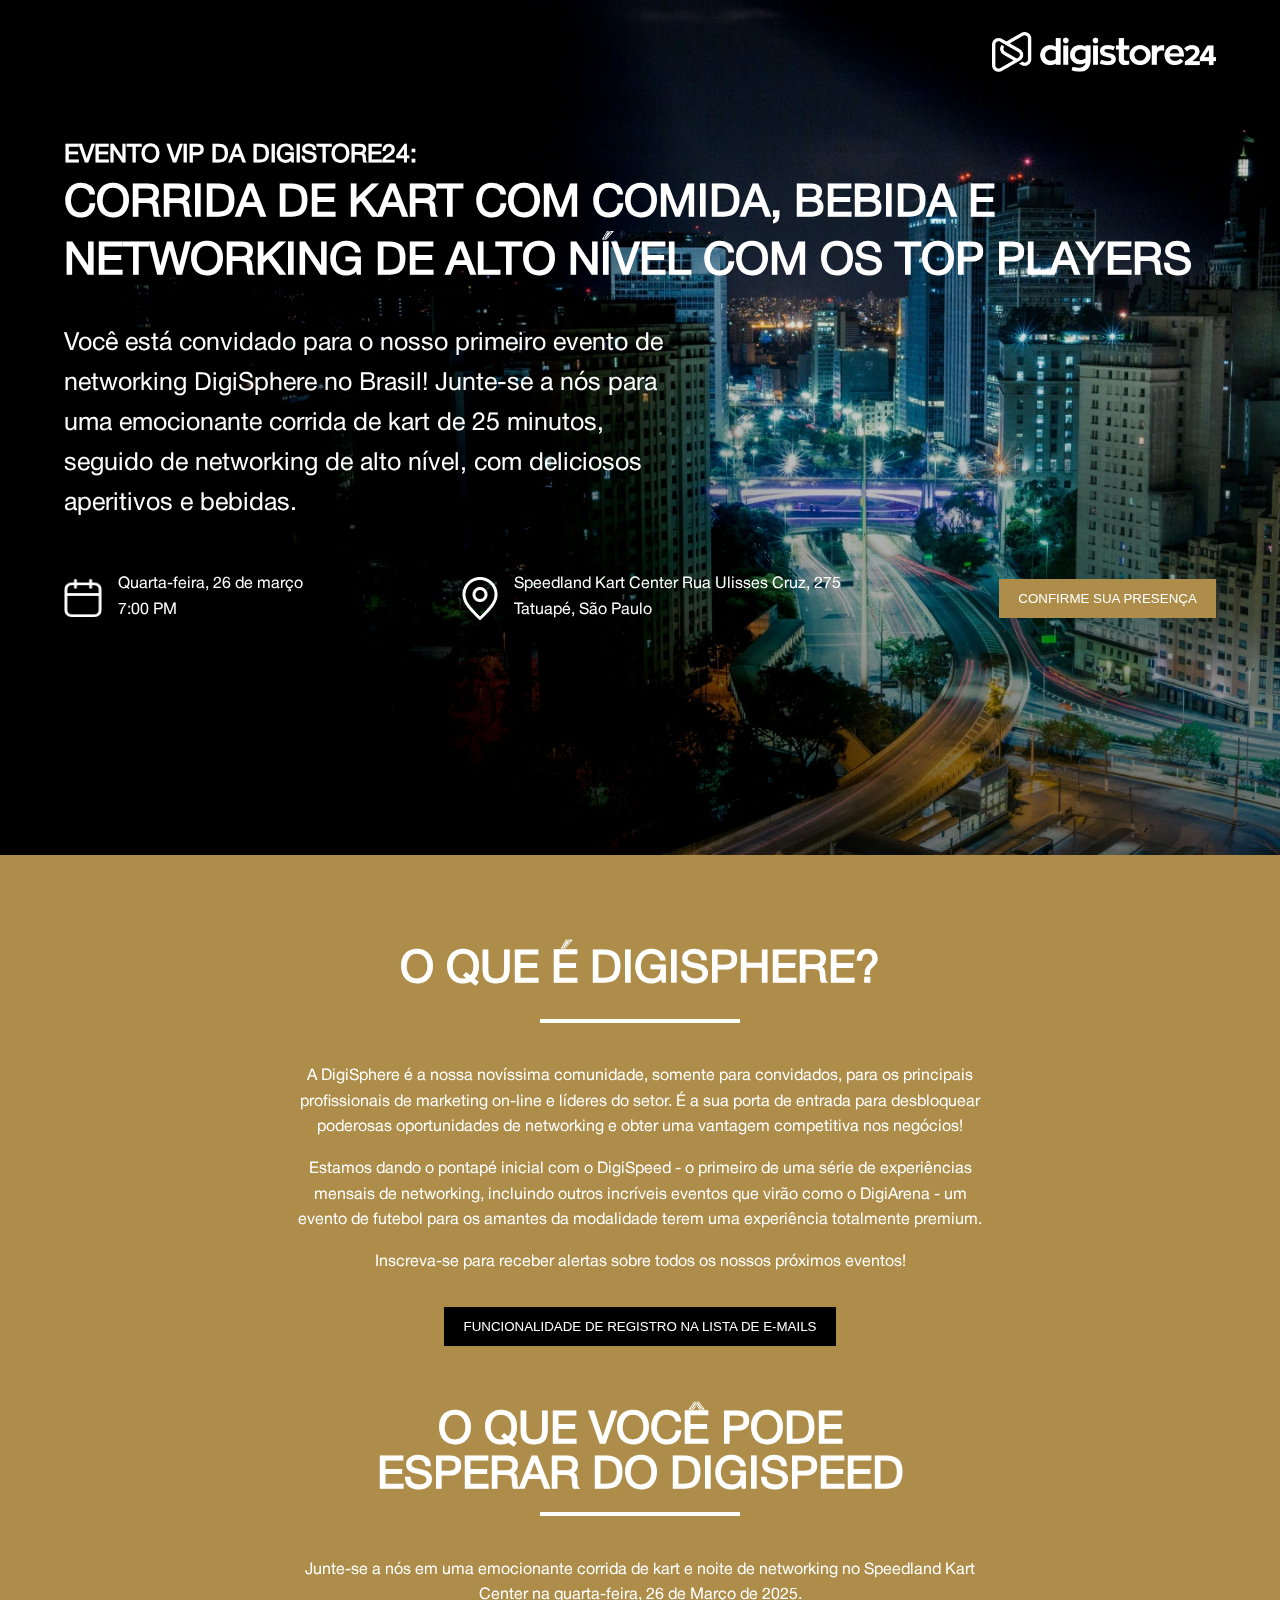
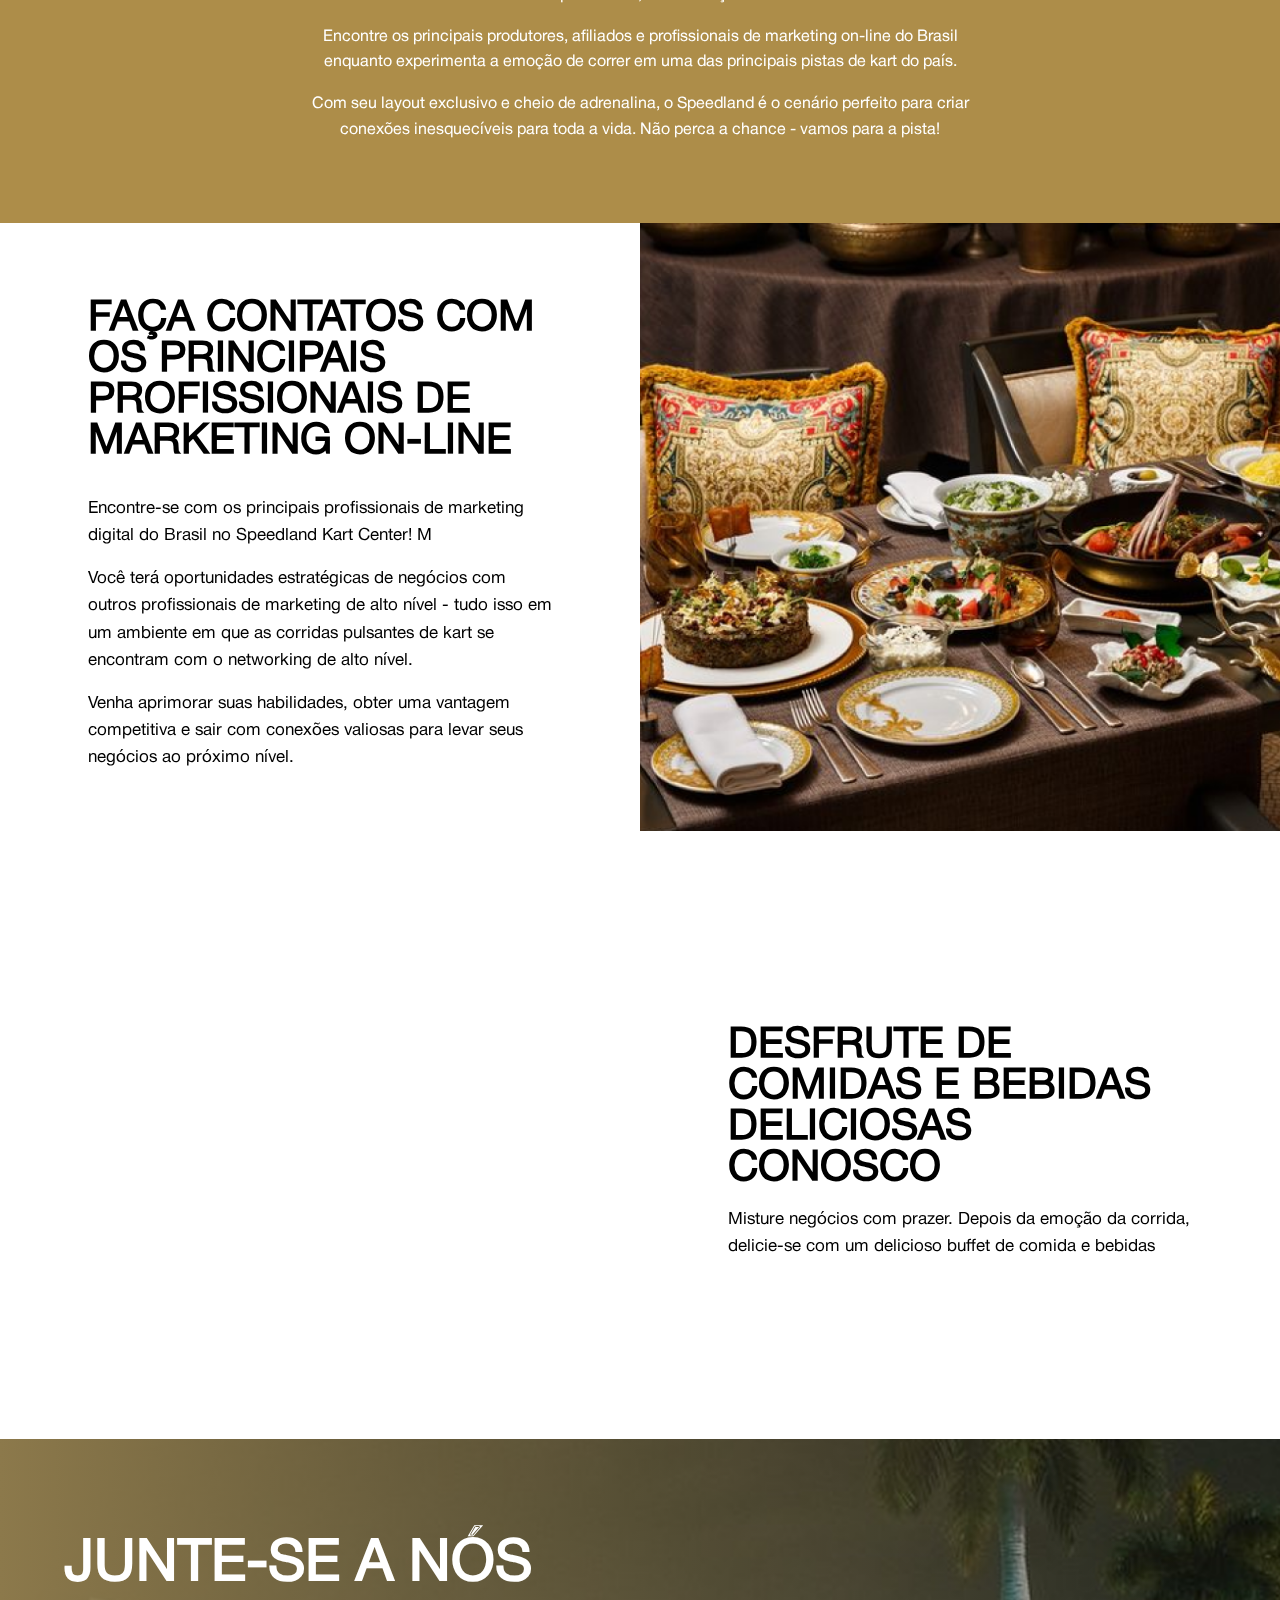
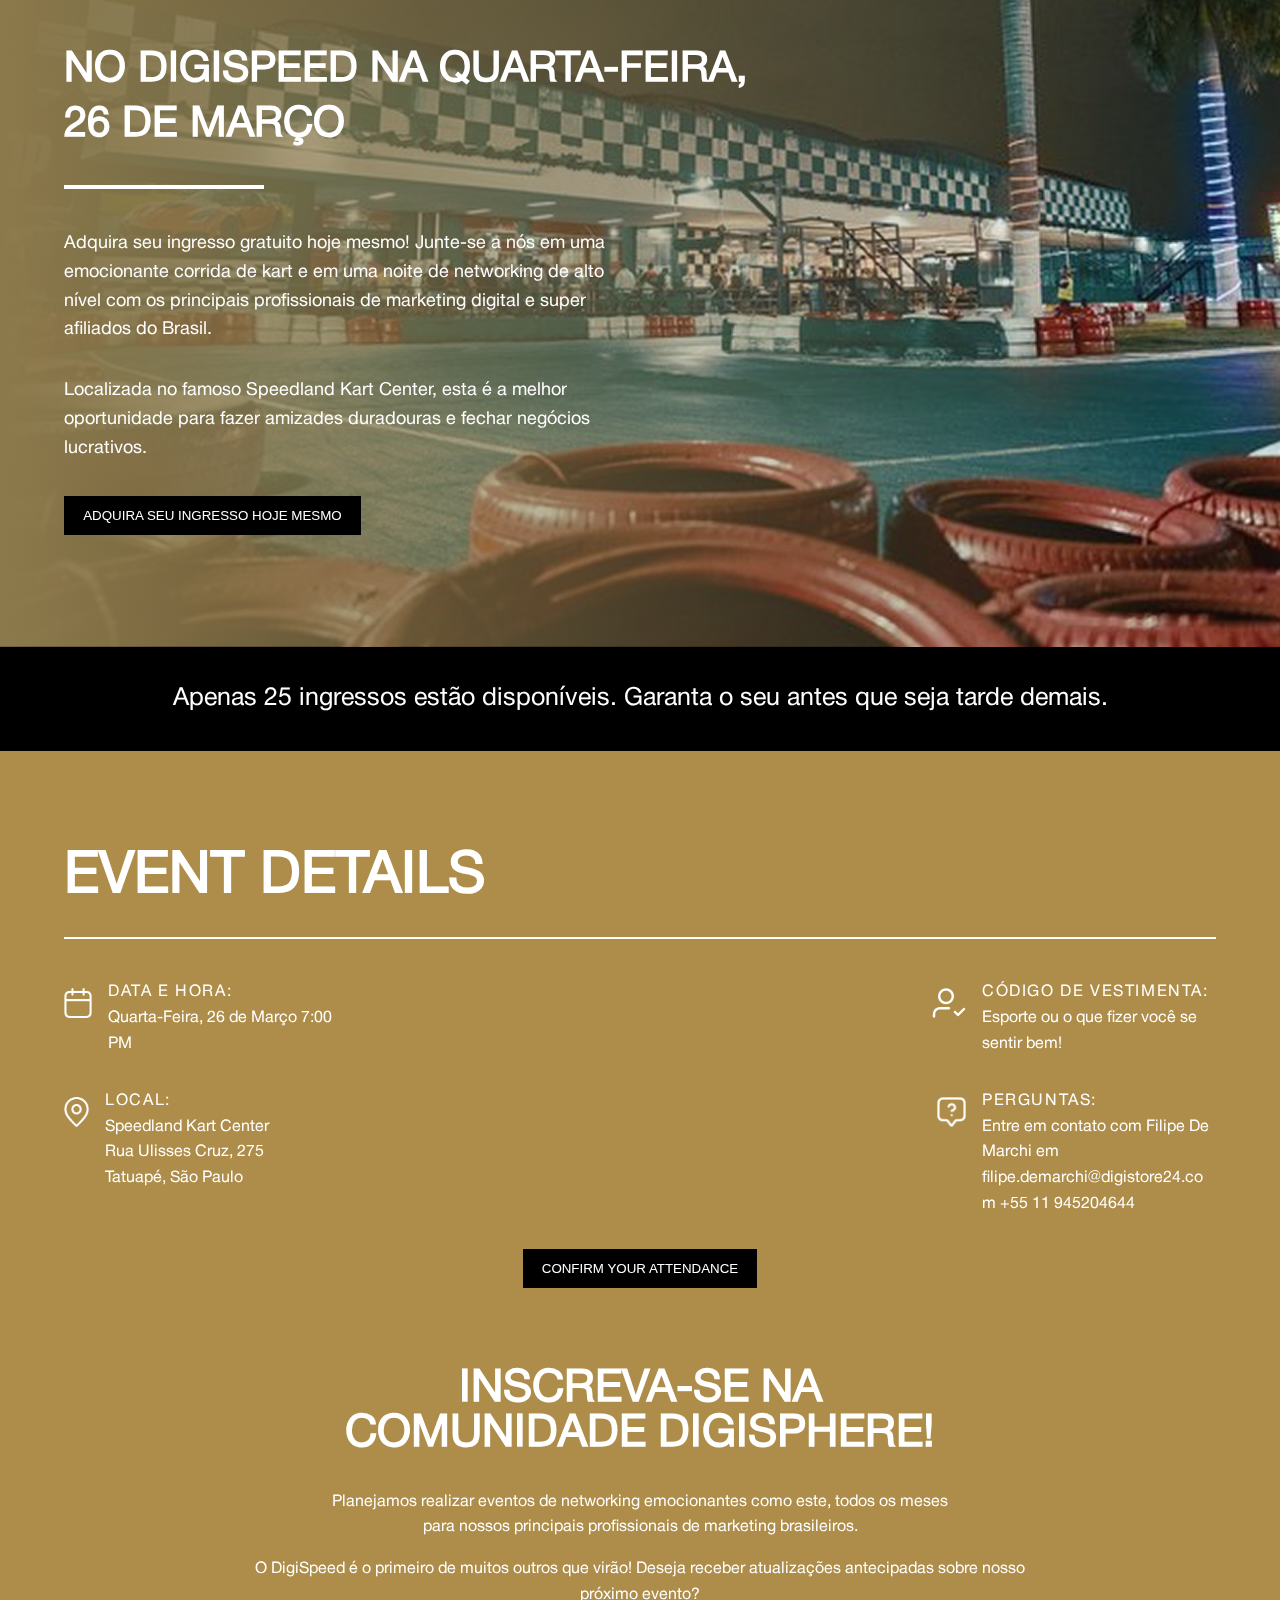
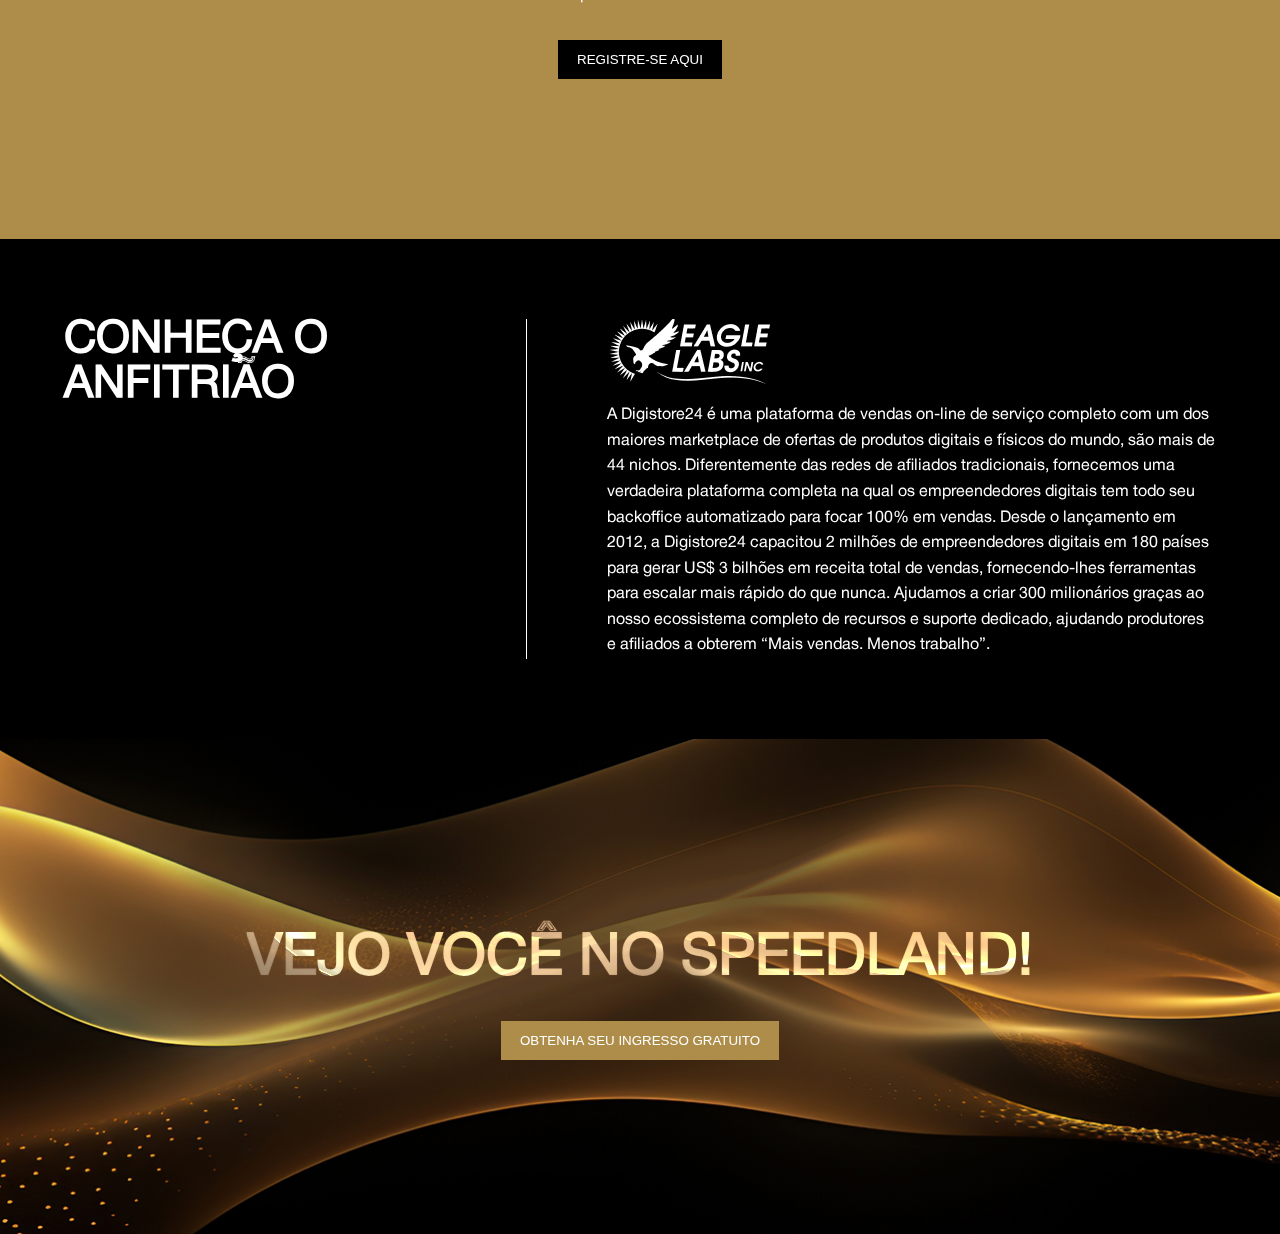
<file: first-pratical-task/index.html>
<!DOCTYPE html>
<html lang="en">
  <head>
    <meta charset="UTF-8" />
    <meta http-equiv="X-UA-Compatible" content="IE=edge" />
    <meta name="viewport" content="width=device-width, initial-scale=1.0" />
    <meta name="description" content="Free Web tutorials" />
    <meta name="keywords" content="HTML, CSS, JavaScript, DigitalStore" />
    <meta name="author" content="Dušan Aleksić" />
    <link rel="stylesheet" href="main.css" />
    <link rel="stylesheet" href="utils.css" />
    <title>DigitalStore24 - Practical Task</title>
  </head>
  <body>

    <!-- Header -->
    <header class="relative py-1">
      <div class="logo d-flex justify-sm-end container">
        <a href="/" class="mt-1" title="DigitalStore24">
          <picture>
            <img
              src="./images/DS24-logo.png"
              alt="Digitstore24"
              class="object-cover"
              decoding="async"
            />
          </picture>
        </a>
      </div>

      <div class="header-content container mt-4">
        <div class="d-flex flex-column text-white">
          <h1 class="text-uppercase text-md">Evento VIP da Digistore24:</h1>
          <h2 class="text-xl text-uppercase lh-medium">
            Corrida de kart com comida, bebida e networking de alto nível com os
            top players
          </h2>

          <p class="mt-2 text-md">
            Você está convidado para o nosso primeiro evento de networking
            DigiSphere no Brasil! Junte-se a nós para uma emocionante corrida de
            kart de 25 minutos, seguido de networking de alto nível, com
            deliciosos aperitivos e bebidas.
          </p>
        </div>

        <div class="header-info my-3">
          <div
            class="d-flex gap-1 justify-between items-center flex-wrap text-white"
          >
            <span class="d-flex items-center gap-1">
              <img
                src="./images/calendar.png"
                alt="Calendar"
                width="38"
                height="38"
              />
              <p>
                Quarta-feira, 26 de março <br />
                7:00 PM
              </p>
            </span>

            <span class="d-flex items-center gap-1">
              <img src="./images/map.png" alt="Map" />
              <p>
                Speedland Kart Center Rua Ulisses Cruz, 275
                <br />
                Tatuapé, São Paulo
              </p>
            </span>

            <button
              type="button"
              aria-label="Confirm your presence"
              title="Confirm your presence"
              class="btn confirm-btn text-uppercase pointer"
            >
              Confirme sua presença
            </button>
          </div>
        </div>
      </div>
    </header>

    <!-- Main -->
    <main>
      <!-- Intro Section -->
      <section id="intro" class="digisphere text-sm-center">
        <div class="container">
          <div class="digisphere-main-content">
            <h2 class="text-uppercase text-white text-xl">
              O QUE É DIGISPHERE?
            </h2>

            <div class="border-b-2"></div>

            <div class="digisphere-content mt-2 text-white text-sm">
              <p>
                A DigiSphere é a nossa novíssima comunidade, somente para
                convidados, para os principais profissionais de marketing
                on-line e líderes do setor. É a sua porta de entrada para
                desbloquear poderosas oportunidades de networking e obter uma
                vantagem competitiva nos negócios!
              </p>

              <p>
                Estamos dando o pontapé inicial com o DigiSpeed - o primeiro de
                uma série de experiências mensais de networking, incluindo
                outros incríveis eventos que virão como o DigiArena - um evento
                de futebol para os amantes da modalidade terem uma experiência
                totalmente premium.
              </p>

              <p>
                Inscreva-se para receber alertas sobre todos os nossos próximos
                eventos!
              </p>
            </div>

            <button
              type="button"
              class="btn mailing-btn text-white text-uppercase mt-2 pointer"
              aria-label="Mailing list subscription"
              title="Mailing list subscription"
            >
              Funcionalidade de registro na lista de e-mails
            </button>
          </div>

          <div class="digisphere-main-content">
            <h2 class="text-uppercase text-white text-xl lh-base">
              O QUE VOCÊ PODE ESPERAR DO DigiSpeed
            </h2>

            <div class="border-b-2"></div>

            <div class="digisphere-content mt-2 text-white text-sm">
              <p>
                Junte-se a nós em uma emocionante corrida de kart e noite de
                networking no Speedland Kart Center na quarta-feira, 26 de Março
                de 2025.
              </p>

              <p>
                Encontre os principais produtores, afiliados e profissionais de
                marketing on-line do Brasil enquanto experimenta a emoção de
                correr em uma das principais pistas de kart do país.
              </p>

              <p>
                Com seu layout exclusivo e cheio de adrenalina, o Speedland é o
                cenário perfeito para criar conexões inesquecíveis para toda a
                vida. Não perca a chance - vamos para a pista!
              </p>
            </div>
          </div>
        </div>
      </section>

      <section id="dinner">
        <div class="dinner-wrapper">
          <div class="dinner-main">
            <div class="px-md-3 px-1-5 my-1 gap-1 flex-center flex-column items-start">
              <h2 class="my-1">
                FAÇA CONTATOS COM OS PRINCIPAIS PROFISSIONAIS DE MARKETING
                ON-LINE
              </h2>

              <p>
                Encontre-se com os principais profissionais de marketing digital
                do Brasil no Speedland Kart Center! M
              </p>

              <p>
                Você terá oportunidades estratégicas de negócios com outros
                profissionais de marketing de alto nível - tudo isso em um
                ambiente em que as corridas pulsantes de kart se encontram com o
                networking de alto nível.
              </p>

              <p>
                Venha aprimorar suas habilidades, obter uma vantagem competitiva
                e sair com conexões valiosas para levar seus negócios ao próximo
                nível.
              </p>
            </div>

            <div>
              <picture>
                <img
                  src="./images/dinner.png"
                  alt="Dinner"
                  decoding="async"
                  loading="lazy"
                  class="w-full object-cover"
                />
              </picture>
            </div>
          </div>

          <div class="dinner-second">
            <div>
              <picture>
                <img
                  src="./images/event.png"
                  alt="Event"
                  decoding="async"
                  loading="lazy"
                  class="w-full object-cover"
                />
              </picture>
            </div>

            <div class="px-md-3 px-1-5 my-1 flex-center flex-column items-start">
              <h2 class="my-1">
                DESFRUTE DE COMIDAS E BEBIDAS DELICIOSAS CONOSCO
              </h2>

              <p>
                Misture negócios com prazer. Depois da emoção da corrida,
                delicie-se com um delicioso buffet de comida e bebidas
              </p>
            </div>
          </div>
        </div>
      </section>

      <section id="join-us" class="join-us">
        <div class="container text-white">
          <h2>JUNTE-SE A NÓS</h2>

          <h3 class="text-uppercase mt-2 lh-medium">
            NO DigiSpeed NA QUARTA-FEIRA, 26 DE MARÇO
          </h3>

          <div class="border-b-2 mt-2"></div>

          <p class="mt-2">
            Adquira seu ingresso gratuito hoje mesmo! Junte-se a nós em uma
            emocionante corrida de kart e em uma noite de networking de alto
            nível com os principais profissionais de marketing digital e super
            afiliados do Brasil.
          </p>

          <p class="mt-2">
            Localizada no famoso Speedland Kart Center, esta é a melhor
            oportunidade para fazer amizades duradouras e fechar negócios
            lucrativos.
          </p>

          <button
            type="button"
            class="btn black-btn text-white my-2 pointer text-uppercase"
            aria-label="Get your ticket today"
          >
            Adquira seu ingresso hoje mesmo
          </button>
        </div>
      </section>

      <!-- Tickets -->
      <section id="tickets" class="bg-black-500">
        <p class="py-2 px-1 text-white text-center text-md">
          Apenas 25 ingressos estão disponíveis. Garanta o seu antes que seja
          tarde demais.
        </p>
      </section>

      <section id="event-details">
        <div class="container">
          <div class="event-details-heading">
            <h2 class="text-uppercase text-white">Event Details</h2>

            <div class="border-b-1"></div>
          </div>

          <div class="event-details-content">
            <div class="mt-2 event-details-inner gap-2">
              <div class="d-flex items-start gap-1 text-white">
                <img src="./images/calendar.png" alt="Calendar" decoding="async" />
                <div class="d-flex flex-column event-details-info">
                  <span>DATA E HORA:</span>
                  <span>Quarta-Feira, 26 de Março 7:00 PM</span>
                </div>
              </div>

              <div class="d-flex items-start gap-1 text-white justify-sm-end">
                <img src="./images/user.png" alt="User" decoding="async" />
                <div class="d-flex flex-column event-details-info">
                  <span>CÓDIGO DE VESTIMENTA:</span>
                  <span>Esporte ou o que fizer você se sentir bem!</span>
                </div>
              </div>

              <div class="d-flex items-start gap-1 text-white">
                <img src="./images/map.png" alt="Local - Map" decoding="async" />
                <div class="d-flex flex-column event-details-info">
                  <span>LOCAL:</span>
                  <span>Speedland Kart Center</span>
                  <span>Rua Ulisses Cruz, 275</span>
                  <span>Tatuapé, São Paulo</span>
                </div>
              </div>

              <div class="d-flex items-start gap-1 text-white justify-sm-end">
                <img src="./images/info.png" alt="Info" decoding="async" />
                <div class="d-flex flex-column event-details-info">
                  <span>PERGUNTAS:</span>
                  <span
                    >Entre em contato com Filipe De Marchi em
                    <a
                      href="mailto:filipe.demarchi@digistore24.com"
                      class="text-white"
                      >filipe.demarchi@digistore24.com</a
                    >

                    <a href="tel:+55 11 945204644" class="text-white"
                      >+55 11 945204644</a
                    >
                  </span>
                </div>
              </div>
            </div>
          </div>

          <button
            type="button"
            class="btn black-btn d-block mx-auto text-uppercase text-white mt-2"
            aria-label="Confirm Your Attendance"
          >
            Confirm Your Attendance
          </button>

          <div class="my-5 text-center">
            <h2 class="text-xl lh-base text-white max-width-24ch mx-auto">
              INSCREVA-SE NA COMUNIDADE DIGISPHERE!
            </h2>

            <div class="mt-2 text-white">
              <p class="my-1 max-width-70ch mx-auto">
                Planejamos realizar eventos de networking emocionantes como
                este, todos os meses para nossos principais profissionais de
                marketing brasileiros.
              </p>

              <p class="max-width-90ch mx-auto">
                O DigiSpeed é o primeiro de muitos outros que virão! Deseja
                receber atualizações antecipadas sobre nosso próximo evento?
              </p>
            </div>

            <button
              type="button"
              class="btn black-btn d-block mx-auto text-uppercase text-white mt-2"
              aria-label="Register Here"
            >
              Registre-se aqui
            </button>
          </div>
        </div>
      </section>

      <section id="host" class="bg-black-500">
        <div class="container">
          <div
            class="host-content d-flex gap-5 justify-between text-white"
          >
            <h2 class="text-white text-xl lh-base">CONHEÇA O ANFITRIÃO</h2>

            <div class="border-r"></div>

            <div>
              <picture>
                <img src="./images/eagle-logo.png" alt="Eagle Labs" />
              </picture>
              <p class="mt-1 max-width-90ch">
                A Digistore24 é uma plataforma de vendas on-line de serviço
                completo com um dos maiores marketplace de ofertas de produtos
                digitais e físicos do mundo, são mais de 44 nichos.
                Diferentemente das redes de afiliados tradicionais, fornecemos
                uma verdadeira plataforma completa na qual os empreendedores
                digitais tem todo seu backoffice automatizado para focar 100% em
                vendas. Desde o lançamento em 2012, a Digistore24 capacitou 2
                milhões de empreendedores digitais em 180 países para gerar US$
                3 bilhões em receita total de vendas, fornecendo-lhes
                ferramentas para escalar mais rápido do que nunca. Ajudamos a
                criar 300 milionários graças ao nosso ecossistema completo de
                recursos e suporte dedicado, ajudando produtores e afiliados a
                obterem “Mais vendas. Menos trabalho”.
              </p>
            </div>
          </div>
        </div>
      </section>

      <section id="speedland" class="flex-center">
        <div class="container text-center">
          <h2 class="text-uppercase">VEJO VOCÊ NO SPEEDLAND!</h2>
          <button type="button" class="btn text-white text-uppercase fw-500 mt-1" aria-label="Get your free tickets">
            Obtenha seu ingresso gratuito
          </button>
        </div>
      </section>
    </main>
  </body>
</html>
</file>
<file: first-pratical-task/utils.css>
:root {
    --bg-golden: #AD8D49;
    --bg-black: #000;
    --bg-mailchimp: #E6B95F;
}

.d-block {
    display: block;
}

.d-inline-block {
    display: inline-block;
}

.d-flex {
    display: flex;
}

.justify-center {
    justify-content: center;
}

.justify-between {
    justify-content: space-between;
}

.justify-end {
    justify-content: flex-end;
}

.items-center {
    align-items: center;
}

.items-start {
    align-items: flex-start !important;
}

.flex-center {
    display: flex;
    justify-content: center;
    align-items: center;
}

.flex-column {
    flex-direction: column;
}

.flex-wrap {
    flex-wrap: wrap;
}

.text-center {
    text-align: center;
}

.text-start {
    text-align: start;
}

.text-white {
    color: #fff;
}

.bg-black-500 {
    background-color: var(--bg-black);
}

.bg-mailchimp {
    background-color: var(--bg-mailchimp);
}

.text-end {
    text-align: end;
}

.text-uppercase {
    text-transform: uppercase;
}

.pointer {
    cursor: pointer;
}

.fw-500 {
    font-weight: 500;
}

.fw-400 {
    font-weight: 400;
}

.fw-bold {
    font-weight: 800;
}

.relative {
    position: relative;
}

/* Margins */
.my-1 {
    margin-block: 1rem;
}

.my-2 {
    margin-block: 2rem;
}

.my-3 {
    margin-block: 3rem;
}

.my-4 {
    margin-block: 4rem;
}

.my-5 {
    margin-block: 5rem;
}

.mt-1 {
    margin-block-start: 1rem;
}

.mt-2 {
    margin-block-start: 2rem;
}

.mt-3 {
    margin-block-start: 3rem;
}

.mt-4 {
    margin-block-start: 4rem;
}

.mt-5 {
    margin-block-start: 5rem;
}

.max-width-24ch {
    max-width: 24ch;
}

.max-width-70ch {
    max-width: 70ch;
}

.max-width-90ch {
    max-width: 90ch;
}

.mx-auto {
    margin-inline: auto;
}

.text-xl {
    font-size: clamp(24px, 3.5vw, 60px);
}

.text-md {
    font-size: clamp(16px, 3.5vw, 25px);
}

.lh-base {
    line-height: 1;
}

.lh-medium {
    line-height: 1.3;
}

/* Paddings */
.py-1 {
    padding-block: 1rem;
}

.py-2 {
    padding-block: 2rem;
}

.py-3 {
    padding-block: 3rem;
}

.py-4 {
    padding-block: 4rem;
}

.py-5 {
    padding-block: 5rem;
}

.px-1 {
    padding-inline: 1rem;
}

.px-1-5 {
    padding-inline: 1.5rem;
}

.px-2 {
    padding-inline: 2rem;
}

.px-3 {
    padding-inline: 3rem;
}

.w-full {
    width: 100%;
}

/* Gap */
.gap-1 {
    gap: 1rem;
}

.gap-2 {
    gap: 2rem;
}

.gap-3 {
    gap: 3rem;
}

.gap-4 {
    gap: 4rem;
}

.gap-5 {
    gap: 5rem;
}

.object-cover {
    object-fit: cover;
}
</file>
<file: first-pratical-task/main.css>
/* Reset */
*,
*::before,
*::after {
    box-sizing: border-box;
}

* {
    margin: 0;
    padding: 0;
}

@font-face {
    font-family: "Helvetica Neue";
    src:
        local("Helvetica"),
        url("./fonts/HelveticaNeue-Roman.otf") format("opentype");
}

body {
    font-family: Helvetica Neue, sans-serif;
    line-height: 1.6;
    text-rendering: optimizeLegibility;
}

a {
    text-decoration: none;
}

ul {
    list-style: none;
}

picture,
figure,
img {
    max-width: 100%;
    display: block;
}

.container {
    max-width: 1200px;
    margin-inline: auto;
    padding-inline: clamp(1rem, 4.5vw, 1.5rem);
}

/* Header */
header {
    background: url('./images/hero.webp') no-repeat center center / cover;
    min-height: 95dvh;
    min-height: 95vh;
}

.logo img {
    max-height: 40px;
}

.btn {
    border: 0;
    outline: none;
    cursor: pointer;
}

.confirm-btn {
    background-color: var(--bg-golden);
    color: #fff;
    padding: .75rem 1.2rem;
}

/* Main */
section:not(#dinner, #tickets) {
    padding-block: 5rem;
}

/* SECTIONS */

/* Digisphere Section */
.digisphere,
#event-details {
    background-color: var(--bg-golden);
}

.digisphere .mailing-btn,
.black-btn {
    background-color: var(--bg-black);
    padding: .75rem 1.2rem;
}

.digisphere-content {
    max-width: 77ch;
    margin-inline: auto;
}

.digisphere-main-content:not(:last-child) {
    margin-block-end: 4rem;
}

.digisphere-content p:not(:last-child) {
    margin-block-end: 1rem;
}

.border-b-2 {
    border: 2px solid #fff;
    display: inline-block;
    min-width: 200px;
}

/* Dinner Section */
.dinner-wrapper :is(.dinner-main, .dinner-second) {
    display: grid;
    grid-template-columns: repeat(auto-fit, minmax(500px, 1fr));
}

.dinner-wrapper h2 {
    font-size: clamp(24px, 4.5vw, 42px);
    line-height: normal;
}

.dinner-wrapper p {
    font-size: clamp(16px, 4.5vw, 17px);
}

.dinner-wrapper img {
    height: 38rem;
}

/* Join Us Section */
#join-us {
    background: linear-gradient(to left, rgba(0, 0, 0, 0) 8%, rgba(140, 121, 75, 1) 100%),
        url('./images/join-us.png');
    background-repeat: no-repeat;
    background-position: center center;
    background-size: cover;
    min-height: 85dvh;
    min-height: 85vh;
}

#join-us h2,
.event-details-heading h2 {
    font-size: clamp(32px, 4.5vw, 72px);
}

#join-us h3 {
    font-size: clamp(24px, 4.5vw, 42px);
    max-width: 30ch;
}

#join-us p {
    font-size: clamp(16px, 4.5vw, 18px);
    max-width: 55ch;
}


/* Event Details Section */
.border-b-1 {
    border: 1px solid #fff;
    display: inline-block;
    width: 100%;
}

.event-details-info {
    max-width: 26ch;
}

.event-details-info span:first-child {
    letter-spacing: .1rem;
}

.event-details-content img {
    height: 30px;
    margin-block-start: .5rem;
    object-fit: contain;
}

.event-details-inner {
    display: grid;
    grid-template-columns: repeat(auto-fit, minmax(33%, 1fr));
}

.event-details-content>* {
    word-wrap: break-word;
}

/* Host Section */
#host .border-r {
    border-inline-end: 1px solid #fff;
}

/* Speedland Section */
#speedland {
    background: url('./images/speedland.png') no-repeat center center / cover;
    height: 55dvh;
    height: 55vh;
}

#speedland h2 {
    font-size: clamp(32px, 4.5vw, 80px);
    background: url('./images/speedland.png') no-repeat center center / cover;
    background-clip: text;
    -webkit-background-clip: text;
    color: transparent;
    -webkit-text-fill-color: transparent;
    text-shadow: 0 0 1px rgba(255, 255, 255, 0.2);
    mix-blend-mode: screen;
    filter: brightness(1.8) contrast(1.2);
}

#speedland button {
    background-color: var(--bg-golden);
    padding: .75rem 1.2rem;
}

/* Mailchimp */
#mc_embed_signup {
    max-width: 960px;
}

#mc_embed_signup_scroll {
    border: 1px solid #000;
    padding: 1.5rem;
    border-radius: .5rem;
}

/* Input - Mailchimp */
#mce-EMAIL {
    height: 42px;
}

#mc_embed_signup .foot {
    width: 100% !important;
}

#mc_embed_signup div#mce-responses {
    margin: 0 0 1rem 0 !important;
}

#mc_embed_signup #mce-success-response {
    margin-block: 0 !important;
    font-size: clamp(16px, 4.5vw, 18px);
}

/* Media Queries */
@media only screen and (min-width: 992px) {
    .header-content div>p {
        max-width: 45ch;
    }

    header::before {
        content: "";
        background-color: #000;
        position: absolute;
        inset: 0;
        width: calc(50% - 32px);
        height: 100%;
        z-index: -1;
    }

    .dinner-main div:not(:last-child) {
        max-width: 57ch;
        margin-inline: auto;
    }

    .dinner-second div:not(:first-child) {
        max-width: 57ch;
        margin-inline: auto;
    }

    .justify-md-end {
        justify-content: flex-end;
    }

    .px-md-3 {
        padding-inline: 3rem;
    }
}

@media only screen and (max-width: 992px) {
    .dinner-wrapper :is(.dinner-main, .dinner-second) {
        margin-block-end: 2rem;
        grid-template-columns: 1fr;
    }

    .dinner-wrapper img {
        height: auto;
    }

    .host-content {
        flex-direction: column;
        gap: 2rem !important;
    }

    #host .border-r {
        border-inline-end: none;
        border-block-end: 1px solid #fff;
        width: 100%;
    }

    #mc_embed_signup .foot {
        grid-template-columns: 1fr !important;
    }

    #mc_embed_signup .button {
        width: 100% !important;
    }

    #mc_embed_signup div.response {
        width: 100% !important;
        text-align: center !important;
    }
}

@media only screen and (min-width: 768px) {
    .justify-sm-end {
        justify-content: flex-end;
    }

    .text-sm-center {
        text-align: center;
    }

    .digisphere-main-content:not(:first-child) h2 {
        max-width: 24ch;
        margin-inline: auto;
    }

    .mx-sm-auto {
        margin-inline: auto;
    }
}

@media only screen and (max-width: 768px) {
    .logo img {
        max-height: 30px;
    }

    #mc_embed_signup_scroll {
        padding: 1rem;
    }
}

@media only screen and (max-width: 576px) {
    .event-details-inner {
        grid-template-columns: 1fr;
    }
}
</file>
